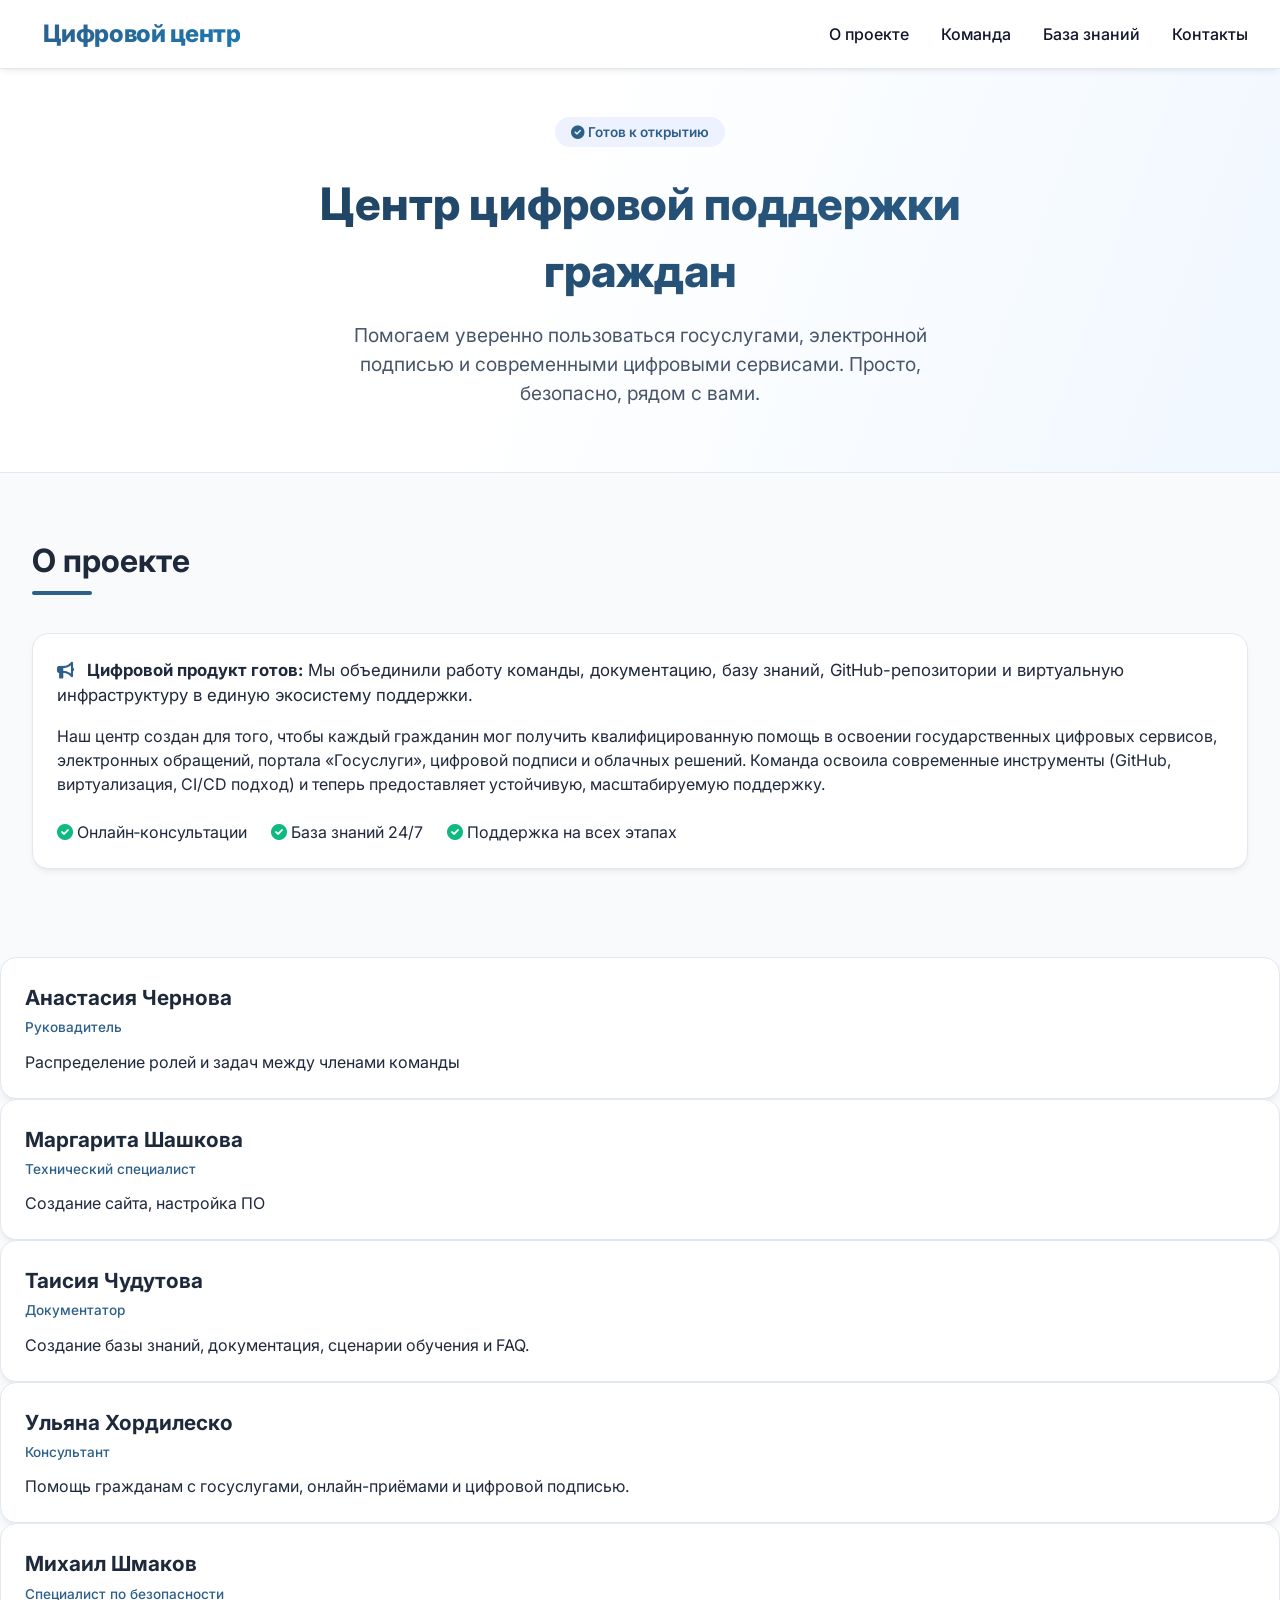
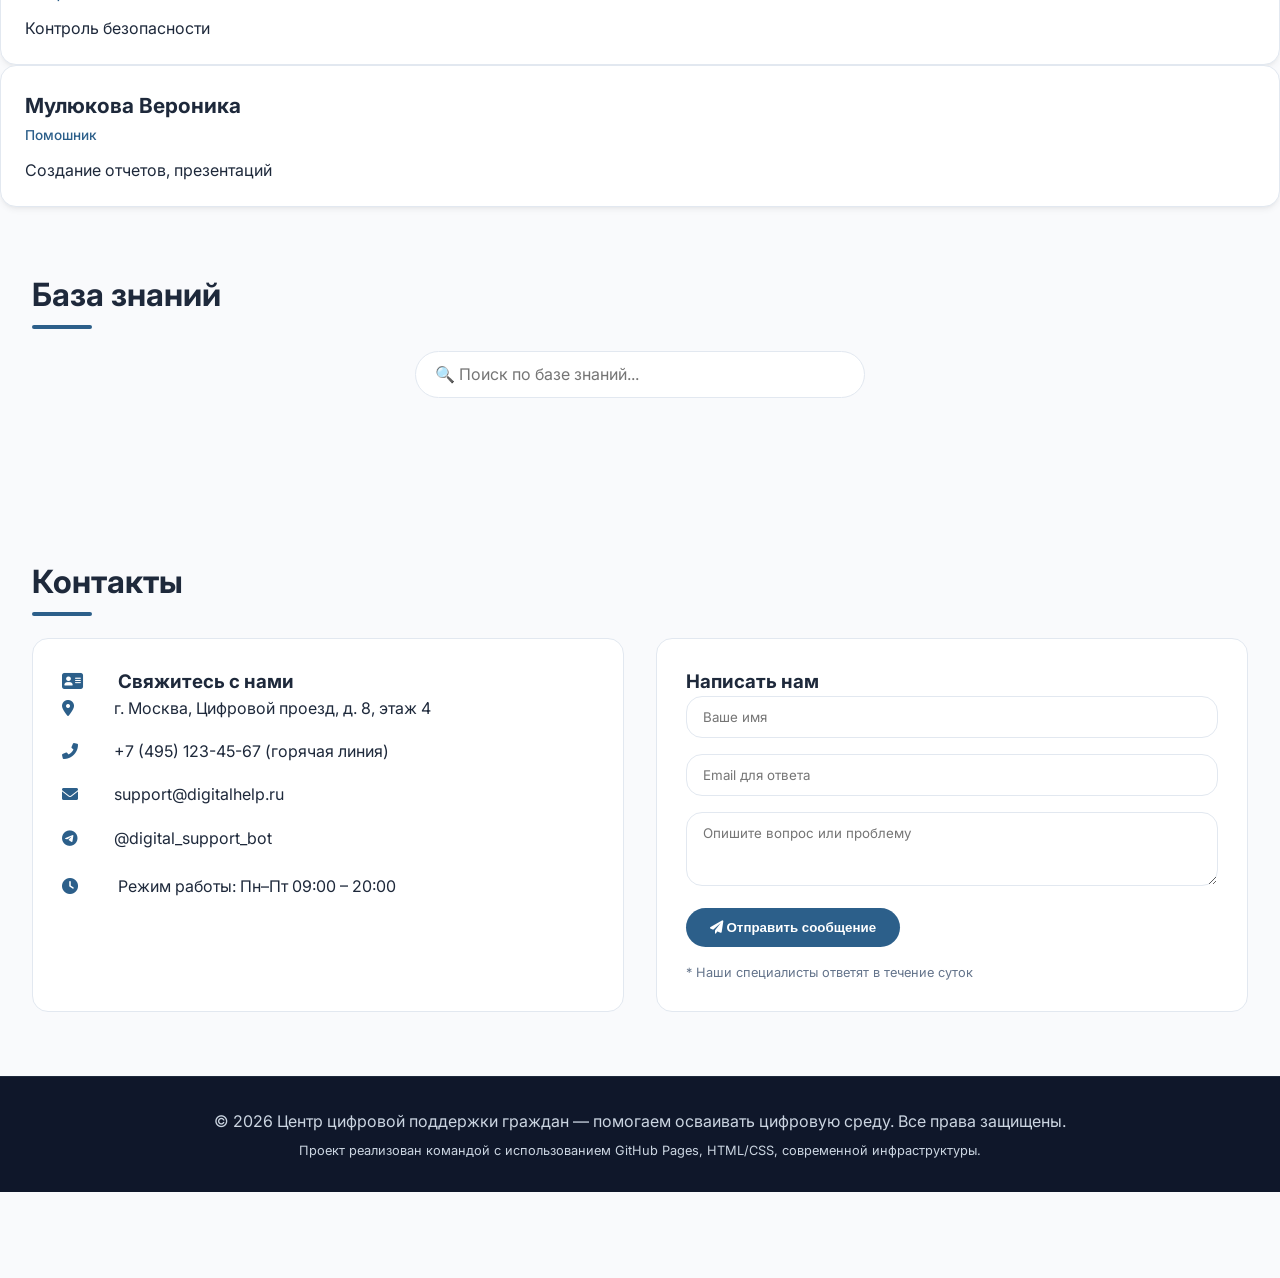
<file: index.html>
<!DOCTYPE html>
<html lang="ru">
<head>
    <meta charset="UTF-8">
    <meta name="viewport" content="width=device-width, initial-scale=1.0, user-scalable=yes">
    <meta name="description" content="Центр цифровой поддержки граждан — помогаем осваивать государственные цифровые сервисы и технологии">
    <title>Цифровой центр поддержки граждан</title>
    <!-- Google Fonts & Font Awesome -->
    <link href="https://fonts.googleapis.com/css2?family=Inter:opsz,wght@14..32,300;14..32,400;14..32,500;14..32,600;14..32,700;14..32,800&display=swap" rel="stylesheet">
    <link rel="stylesheet" href="https://cdnjs.cloudflare.com/ajax/libs/font-awesome/6.0.0-beta3/css/all.min.css">
    <!-- Основные стили -->
    <link rel="stylesheet" href="css/style.css">
</head>
<body>

<header class="header">
    <div class="nav-container">
        <div class="logo">
            <i class="fas fa-digital-tiling"></i> Цифровой центр
        </div>
        <button class="menu-btn" id="menuBtn" aria-label="Меню"><i class="fas fa-bars"></i></button>
        <div class="nav-links" id="navLinks">
            <a href="#about">О проекте</a>
            <a href="#team">Команда</a>
            <a href="#knowledge">База знаний</a>
            <a href="#contacts">Контакты</a>
        </div>
    </div>
</header>

<section class="hero">
    <div class="hero-content">
        <div class="badge"><i class="fas fa-circle-check"></i> Готов к открытию</div>
        <h1>Центр цифровой поддержки граждан</h1>
        <p>Помогаем уверенно пользоваться госуслугами, электронной подписью и современными цифровыми сервисами. Просто, безопасно, рядом с вами.</p>
    </div>
</section>

<!-- О проекте -->
<section id="about" class="section">
    <h2 class="section-title">О проекте</h2>
    <div class="card" style="background: white; margin-top: 1rem;">
        <p style="font-size: 1.05rem; margin-bottom: 1rem;"><i class="fas fa-bullhorn" style="color: var(--primary); margin-right: 0.5rem;"></i> <strong>Цифровой продукт готов:</strong> Мы объединили работу команды, документацию, базу знаний, GitHub-репозитории и виртуальную инфраструктуру в единую экосистему поддержки.</p>
        <p>Наш центр создан для того, чтобы каждый гражданин мог получить квалифицированную помощь в освоении государственных цифровых сервисов, электронных обращений, портала «Госуслуги», цифровой подписи и облачных решений. Команда освоила современные инструменты (GitHub, виртуализация, CI/CD подход) и теперь предоставляет устойчивую, масштабируемую поддержку.</p>
        <div style="display: flex; flex-wrap: wrap; gap: 1.5rem; margin-top: 1.5rem;">
            <div><i class="fas fa-check-circle" style="color: var(--secondary);"></i> Онлайн‑консультации</div>
            <div><i class="fas fa-check-circle" style="color: var(--secondary);"></i> База знаний 24/7</div>
            <div><i class="fas fa-check-circle" style="color: var(--secondary);"></i> Поддержка на всех этапах</div>
        </div>
    </div>
</section>

<!--Команда-->

<selection id="team" class="section">

<div class="card">
            <div class="team-name">Анастасия Чернова</div>
            <div class="team-role">Руковадитель</div>
            <p>Распределение ролей и задач между членами команды</p>
</div>
<div class="card">    
            <div class="team-name">Маргарита Шашкова</div>
            <div class="team-role">Технический специалист</div>
            <p>Создание сайта, настройка ПО</p>
</div>
<div class="card">      
            <div class="team-name">Таисия Чудутова</div>
            <div class="team-role">Документатор</div>
            <p>Создание базы знаний, документация, сценарии обучения и FAQ.</p>
</div>
<div class="card">   
            <div class="team-name">Ульяна Хордилеско</div>
            <div class="team-role">Консультант</div>
            <p>Помощь гражданам с госуслугами, онлайн-приёмами и цифровой подписью.</p>
</div>
<div class="card">   
            <div class="team-name">Михаил Шмаков</div>
            <div class="team-role">Специалист по безопасности</div>
            <p>Контроль безопасности</p>
</div>
<div class="card">   
            <div class="team-name">Мулюкова Вероника</div>
            <div class="team-role">Помошник</div>
            <p>Создание отчетов, презентаций</p>
</div>

</section>

<!-- База знаний с поиском и модалками -->
<section id="knowledge" class="section">
    <h2 class="section-title">База знаний</h2>
    <div class="search-bar">
        <input type="text" id="knowledgeSearch" placeholder="🔍 Поиск по базе знаний..." autocomplete="off">
    </div>
    <div class="grid" id="knowledgeGrid"></div>
</section>

<!-- Контакты -->
<section id="contacts" class="section">
    <h2 class="section-title">Контакты</h2>
    <div class="contacts-wrapper">
        <div class="contact-info">
            <h3><i class="fas fa-address-card"></i> Свяжитесь с нами</h3>
            <div class="contact-detail"><i class="fas fa-map-marker-alt"></i> г. Москва, Цифровой проезд, д. 8, этаж 4</div>
            <div class="contact-detail"><i class="fas fa-phone-alt"></i> +7 (495) 123-45-67 (горячая линия)</div>
            <div class="contact-detail"><i class="fas fa-envelope"></i> support@digitalhelp.ru</div>
            <div class="contact-detail"><i class="fab fa-telegram"></i> @digital_support_bot</div>
            <div style="margin-top: 1.5rem;">
                <i class="fas fa-clock"></i> Режим работы: Пн–Пт 09:00 – 20:00
            </div>
        </div>
        <div class="contact-form">
            <h3>Написать нам</h3>
            <form id="callbackForm">
                <div class="form-group"><input type="text" placeholder="Ваше имя" id="nameInput" required></div>
                <div class="form-group"><input type="email" placeholder="Email для ответа" id="emailInput" required></div>
                <div class="form-group"><textarea rows="3" placeholder="Опишите вопрос или проблему" id="messageInput" required></textarea></div>
                <button type="submit"><i class="fas fa-paper-plane"></i> Отправить сообщение</button>
            </form>
            <p style="font-size: 0.8rem; margin-top: 1rem; color: #64748b;">* Наши специалисты ответят в течение суток</p>
        </div>
    </div>
</section>

<footer>
    <p>© 2026 Центр цифровой поддержки граждан — помогаем осваивать цифровую среду. Все права защищены.</p>
    <p style="margin-top: 0.5rem; font-size: 0.8rem;">Проект реализован командой с использованием GitHub Pages, HTML/CSS, современной инфраструктуры.</p>
</footer>

<script src="js/script.js"></script>
</body>
</html>
</file>
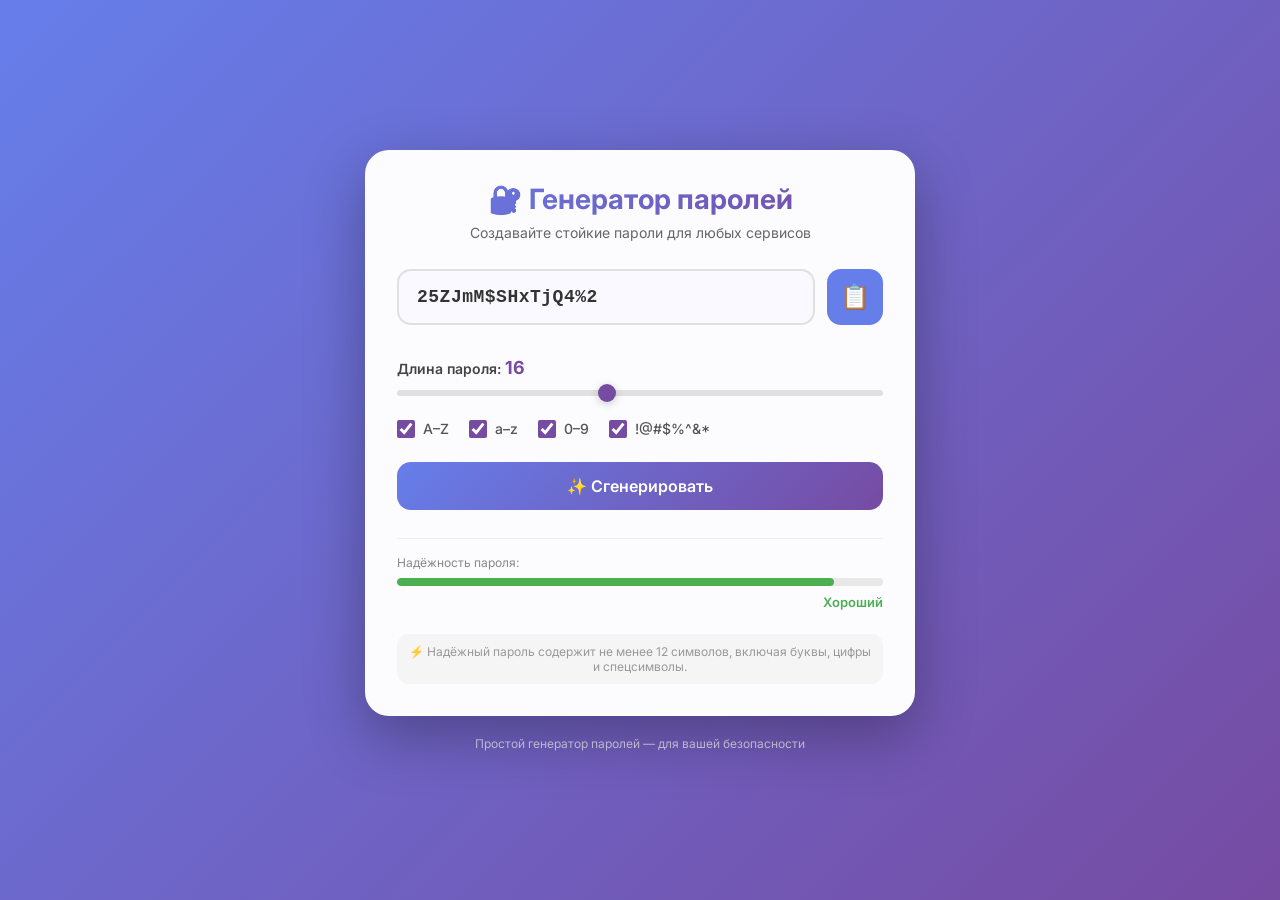
<file: Day 6/MiniProject '/index.htm>
<!DOCTYPE html>
<html lang="ru">
<head>
    <meta charset="UTF-8">
    <meta name="viewport" content="width=device-width, initial-scale=1.0, user-scalable=yes">
    <title>Генератор паролей | Надёжные пароли за секунду</title>
    <link rel="stylesheet" href="style.css">
    <link rel="preconnect" href="https://fonts.googleapis.com">
    <link rel="preconnect" href="https://fonts.gstatic.com" crossorigin>
    <link href="https://fonts.googleapis.com/css2?family=Inter:opsz,wght@14..32,300;14..32,400;14..32,500;14..32,600;14..32,700&display=swap" rel="stylesheet">
</head>
<body>
    <div class="container">
        <div class="card">
            <div class="header">
                <h1>🔐 Генератор паролей</h1>
                <p>Создавайте стойкие пароли для любых сервисов</p>
            </div>

            <div class="password-area">
                <input type="text" id="passwordField" class="password-field" readonly placeholder="Нажмите «Сгенерировать»">
                <button id="copyBtn" class="copy-btn" title="Копировать пароль">
                    📋
                </button>
            </div>

            <div class="controls">
                <div class="length-control">
                    <label for="lengthSlider">Длина пароля: <span id="lengthValue">16</span></label>
                    <input type="range" id="lengthSlider" min="4" max="32" value="16">
                </div>

                <div class="options">
                    <label class="option">
                        <input type="checkbox" id="uppercase" checked> A–Z
                    </label>
                    <label class="option">
                        <input type="checkbox" id="lowercase" checked> a–z
                    </label>
                    <label class="option">
                        <input type="checkbox" id="numbers" checked> 0–9
                    </label>
                    <label class="option">
                        <input type="checkbox" id="symbols" checked> !@#$%^&*
                    </label>
                </div>

                <button id="generateBtn" class="generate-btn">✨ Сгенерировать</button>
            </div>

            <div class="strength-meter">
                <div class="strength-label">Надёжность пароля:</div>
                <div class="strength-bar">
                    <div id="strengthFill" class="strength-fill"></div>
                </div>
                <div id="strengthText" class="strength-text">—</div>
            </div>

            <div class="info-note">
                ⚡ Надёжный пароль содержит не менее 12 символов, включая буквы, цифры и спецсимволы.
            </div>
        </div>
        <footer>
            <p>Простой генератор паролей — для вашей безопасности</p>
        </footer>
    </div>

    <script src="script.js"></script>
</body>
</html>
</file>
<file: css/style.css>
* {
    margin: 0;
    padding: 0;
    box-sizing: border-box;
}

body {
    font-family: 'Inter', sans-serif;
    background-color: #f9fafc;
    color: #1e293b;
    line-height: 1.5;
    scroll-behavior: smooth;
}

:root {
    --primary: #2c5f8a;
    --primary-dark: #1e405e;
    --primary-light: #eef2ff;
    --secondary: #10b981;
    --gray-bg: #f3f4f6;
    --gray-border: #e2e8f0;
    --text-dark: #0f172a;
    --text-muted: #475569;
    --shadow-sm: 0 4px 6px -1px rgba(0, 0, 0, 0.05), 0 2px 4px -2px rgba(0, 0, 0, 0.05);
    --shadow-md: 0 10px 15px -3px rgba(0, 0, 0, 0.08), 0 4px 6px -4px rgba(0, 0, 0, 0.05);
    --radius: 1rem;
}

/* Header & Navigation */
.header {
    background: white;
    backdrop-filter: blur(8px);
    box-shadow: var(--shadow-sm);
    position: sticky;
    top: 0;
    z-index: 100;
    border-bottom: 1px solid var(--gray-border);
}

.nav-container {
    max-width: 1280px;
    margin: 0 auto;
    padding: 1rem 2rem;
    display: flex;
    justify-content: space-between;
    align-items: center;
    flex-wrap: wrap;
}

.logo {
    font-weight: 800;
    font-size: 1.5rem;
    letter-spacing: -0.02em;
    background: linear-gradient(135deg, var(--primary), #1e78b0);
    background-clip: text;
    -webkit-background-clip: text;
    color: transparent;
}

.logo i {
    color: var(--primary);
    background: none;
    -webkit-background-clip: unset;
    background-clip: unset;
    margin-right: 0.4rem;
}

.nav-links {
    display: flex;
    gap: 2rem;
    align-items: center;
    transition: all 0.3s ease;
}

.nav-links a {
    text-decoration: none;
    font-weight: 500;
    color: var(--text-dark);
    transition: color 0.2s;
}

.nav-links a:hover {
    color: var(--primary);
}

.menu-btn {
    display: none;
    font-size: 1.8rem;
    cursor: pointer;
    background: none;
    border: none;
    color: var(--primary);
}

/* Hero */
.hero {
    background: linear-gradient(110deg, #ffffff 40%, #f0f7ff 100%);
    padding: 3rem 2rem 4rem;
    text-align: center;
    border-bottom: 1px solid var(--gray-border);
}

.hero-content {
    max-width: 800px;
    margin: 0 auto;
}

.hero h1 {
    font-size: 2.8rem;
    font-weight: 800;
    background: linear-gradient(135deg, var(--primary-dark), var(--primary));
    background-clip: text;
    -webkit-background-clip: text;
    color: transparent;
    margin-bottom: 1rem;
}

.hero p {
    font-size: 1.2rem;
    color: var(--text-muted);
    max-width: 650px;
    margin: 0 auto;
}

.badge {
    display: inline-block;
    background: var(--primary-light);
    color: var(--primary);
    border-radius: 40px;
    padding: 0.3rem 1rem;
    font-size: 0.85rem;
    font-weight: 600;
    margin-bottom: 1.5rem;
}

/* Sections */
.section {
    max-width: 1280px;
    margin: 0 auto;
    padding: 4rem 2rem;
}

.section-title {
    font-size: 2rem;
    font-weight: 700;
    margin-bottom: 2rem;
    position: relative;
    display: inline-block;
}

.section-title:after {
    content: '';
    position: absolute;
    bottom: -10px;
    left: 0;
    width: 60px;
    height: 4px;
    background: var(--primary);
    border-radius: 4px;
}

/* Cards grid */
.grid {
    display: grid;
    grid-template-columns: repeat(auto-fill, minmax(280px, 1fr));
    gap: 2rem;
    margin-top: 1rem;
}

.card {
    background: white;
    border-radius: var(--radius);
    padding: 1.5rem;
    box-shadow: var(--shadow-sm);
    transition: all 0.25s ease;
    border: 1px solid var(--gray-border);
}

.card:hover {
    transform: translateY(-5px);
    box-shadow: var(--shadow-md);
    border-color: #cbd5e1;
}

.team-avatar {
    width: 100px;
    height: 100px;
    background: var(--primary-light);
    border-radius: 100%;
    display: flex;
    align-items: center;
    justify-content: center;
    margin-bottom: 1rem;
    font-size: 3rem;
    color: var(--primary);
}

.team-name {
    font-size: 1.3rem;
    font-weight: 700;
}

.team-role {
    color: var(--primary);
    font-weight: 500;
    font-size: 0.85rem;
    margin: 0.25rem 0 0.75rem;
}

.knowledge-card {
    cursor: pointer;
}

.knowledge-card i {
    font-size: 2rem;
    color: var(--primary);
    margin-bottom: 1rem;
}

/* Search bar */
.search-bar {
    margin-bottom: 2rem;
    display: flex;
    justify-content: center;
}

.search-bar input {
    width: 100%;
    max-width: 450px;
    padding: 0.8rem 1.2rem;
    border-radius: 60px;
    border: 1px solid var(--gray-border);
    font-size: 1rem;
    outline: none;
    transition: 0.2s;
    background: white;
}

.search-bar input:focus {
    border-color: var(--primary);
    box-shadow: 0 0 0 3px rgba(44, 95, 138, 0.2);
}

/* Contacts double block */
.contacts-wrapper {
    display: grid;
    grid-template-columns: 1fr 1fr;
    gap: 2rem;
}

.contact-info {
    background: white;
    padding: 1.8rem;
    border-radius: var(--radius);
    border: 1px solid var(--gray-border);
}

.contact-info i {
    width: 40px;
    color: var(--primary);
    margin-right: 0.75rem;
}

.contact-detail {
    display: flex;
    align-items: center;
    margin-bottom: 1.2rem;
    flex-wrap: wrap;
}

.contact-form {
    background: white;
    padding: 1.8rem;
    border-radius: var(--radius);
    border: 1px solid var(--gray-border);
}

.form-group {
    margin-bottom: 1rem;
}

input, textarea {
    width: 100%;
    padding: 0.75rem 1rem;
    border: 1px solid var(--gray-border);
    border-radius: 1rem;
    font-family: inherit;
    transition: 0.2s;
}

textarea {
    resize: vertical;
}

button {
    background: var(--primary);
    color: white;
    border: none;
    padding: 0.75rem 1.5rem;
    border-radius: 2rem;
    font-weight: 600;
    cursor: pointer;
    transition: 0.2s;
}

button:hover {
    background: var(--primary-dark);
}

/* Modal */
.modal {
    display: none;
    position: fixed;
    top: 0;
    left: 0;
    width: 100%;
    height: 100%;
    background-color: rgba(0, 0, 0, 0.6);
    align-items: center;
    justify-content: center;
    z-index: 1000;
}

.modal-content {
    background: white;
    max-width: 550px;
    width: 90%;
    padding: 2rem;
    border-radius: 1.5rem;
    position: relative;
    animation: fadeIn 0.2s ease;
}

.modal-content h3 {
    font-size: 1.5rem;
    margin-bottom: 1rem;
}

.modal-content p {
    color: var(--text-muted);
    margin-bottom: 1.5rem;
    line-height: 1.5;
}

.close-modal {
    position: absolute;
    top: 1rem;
    right: 1.5rem;
    font-size: 1.8rem;
    cursor: pointer;
    background: none;
    border: none;
    color: #94a3b8;
}

@keyframes fadeIn {
    from { opacity: 0; transform: scale(0.96);}
    to { opacity: 1; transform: scale(1);}
}

footer {
    background: #0f172a;
    color: #cbd5e1;
    padding: 2rem;
    text-align: center;
    border-top: 1px solid #1e293b;
}

/* Back to top */
.back-to-top {
    position: fixed;
    bottom: 2rem;
    right: 2rem;
    background: var(--primary);
    color: white;
    width: 48px;
    height: 48px;
    border-radius: 60px;
    display: flex;
    align-items: center;
    justify-content: center;
    box-shadow: var(--shadow-md);
    cursor: pointer;
    opacity: 0;
    transition: 0.2s;
    pointer-events: none;
    z-index: 99;
}

.back-to-top.show {
    opacity: 1;
    pointer-events: auto;
}

/* Responsive */
@media (max-width: 780px) {
    .nav-container {
        padding: 1rem;
    }
    .nav-links {
        display: none;
        flex-direction: column;
        width: 100%;
        gap: 1rem;
        background: white;
        padding: 1rem 0;
        margin-top: 0.8rem;
        border-top: 1px solid var(--gray-border);
    }
    .nav-links.show {
        display: flex;
    }
    .menu-btn {
        display: block;
    }
    .hero h1 {
        font-size: 2rem;
    }
    .contacts-wrapper {
        grid-template-columns: 1fr;
    }
    .section {
        padding: 2rem 1.5rem;
    }
    .section-title {
        font-size: 1.8rem;
    }
}

@media (max-width: 480px) {
    .grid {
      grid-template-columns: 1fr;
    }
}
</file>
<file: Day 6/MiniProject '/style.css>
* {
    margin: 0;
    padding: 0;
    box-sizing: border-box;
}

body {
    font-family: 'Inter', sans-serif;
    background: linear-gradient(135deg, #667eea 0%, #764ba2 100%);
    min-height: 100vh;
    display: flex;
    justify-content: center;
    align-items: center;
    padding: 20px;
}

.container {
    width: 100%;
    max-width: 550px;
}

.card {
    background: rgba(255, 255, 255, 0.98);
    border-radius: 24px;
    padding: 32px;
    box-shadow: 0 20px 60px rgba(0, 0, 0, 0.3);
    backdrop-filter: blur(10px);
    transition: transform 0.2s;
}

.card:hover {
    transform: translateY(-4px);
}

.header {
    text-align: center;
    margin-bottom: 28px;
}

.header h1 {
    font-size: 28px;
    font-weight: 700;
    background: linear-gradient(135deg, #667eea, #764ba2);
    -webkit-background-clip: text;
    background-clip: text;
    color: transparent;
    margin-bottom: 8px;
}

.header p {
    color: #666;
    font-size: 14px;
}

.password-area {
    display: flex;
    gap: 12px;
    margin-bottom: 32px;
}

.password-field {
    flex: 1;
    padding: 16px 18px;
    font-size: 18px;
    font-family: 'Courier New', monospace;
    font-weight: 600;
    border: 2px solid #e0e0e0;
    border-radius: 14px;
    background: #f9f9ff;
    color: #333;
    letter-spacing: 0.5px;
    transition: all 0.2s;
}

.password-field:focus {
    outline: none;
    border-color: #764ba2;
    background: #fff;
}

.copy-btn {
    background: #667eea;
    border: none;
    border-radius: 14px;
    width: 56px;
    font-size: 24px;
    cursor: pointer;
    transition: all 0.2s;
    color: white;
    display: flex;
    align-items: center;
    justify-content: center;
}

.copy-btn:hover {
    background: #764ba2;
    transform: scale(1.02);
}

.copy-btn:active {
    transform: scale(0.98);
}

.controls {
    display: flex;
    flex-direction: column;
    gap: 24px;
    margin-bottom: 28px;
}

.length-control {
    display: flex;
    flex-direction: column;
    gap: 12px;
}

.length-control label {
    font-weight: 600;
    color: #444;
    font-size: 14px;
}

#lengthSlider {
    width: 100%;
    height: 6px;
    border-radius: 5px;
    background: #e0e0e0;
    outline: none;
    -webkit-appearance: none;
}

#lengthSlider::-webkit-slider-thumb {
    -webkit-appearance: none;
    width: 18px;
    height: 18px;
    border-radius: 50%;
    background: #764ba2;
    cursor: pointer;
    box-shadow: 0 2px 8px rgba(0,0,0,0.2);
}

#lengthValue {
    font-weight: 700;
    color: #764ba2;
    font-size: 18px;
}

.options {
    display: flex;
    flex-wrap: wrap;
    gap: 20px;
}

.option {
    display: flex;
    align-items: center;
    gap: 8px;
    font-size: 14px;
    color: #555;
    cursor: pointer;
    font-weight: 500;
}

.option input[type="checkbox"] {
    width: 18px;
    height: 18px;
    cursor: pointer;
    accent-color: #764ba2;
}

.generate-btn {
    background: linear-gradient(135deg, #667eea, #764ba2);
    color: white;
    border: none;
    padding: 14px;
    font-size: 16px;
    font-weight: 600;
    border-radius: 14px;
    cursor: pointer;
    transition: all 0.2s;
    font-family: 'Inter', sans-serif;
}

.generate-btn:hover {
    opacity: 0.9;
    transform: translateY(-2px);
    box-shadow: 0 6px 20px rgba(102, 126, 234, 0.4);
}

.generate-btn:active {
    transform: translateY(0);
}

.strength-meter {
    margin-top: 20px;
    padding-top: 16px;
    border-top: 1px solid #eee;
}

.strength-label {
    font-size: 12px;
    color: #888;
    margin-bottom: 8px;
}

.strength-bar {
    height: 8px;
    background: #e8e8e8;
    border-radius: 10px;
    overflow: hidden;
    margin-bottom: 8px;
}

.strength-fill {
    height: 100%;
    width: 0%;
    transition: width 0.3s ease, background 0.3s;
    border-radius: 10px;
}

.strength-text {
    font-size: 13px;
    font-weight: 600;
    text-align: right;
}

.info-note {
    margin-top: 24px;
    font-size: 12px;
    color: #999;
    text-align: center;
    background: #f5f5f5;
  padding: 10px;
    border-radius: 12px;
}

footer {
    text-align: center;
    margin-top: 20px;
    color: rgba(255, 255, 255, 0.7);
    font-size: 12px;
}

@media (max-width: 480px) {
    .card {
        padding: 20px;
    }
    
    .header h1 {
        font-size: 24px;
    }
    
    .password-field {
        font-size: 14px;
        padding: 12px;
    }
    
    .options {
        gap: 12px;
    }
    
    .option {
        font-size: 12px;
    }
}
</file>
